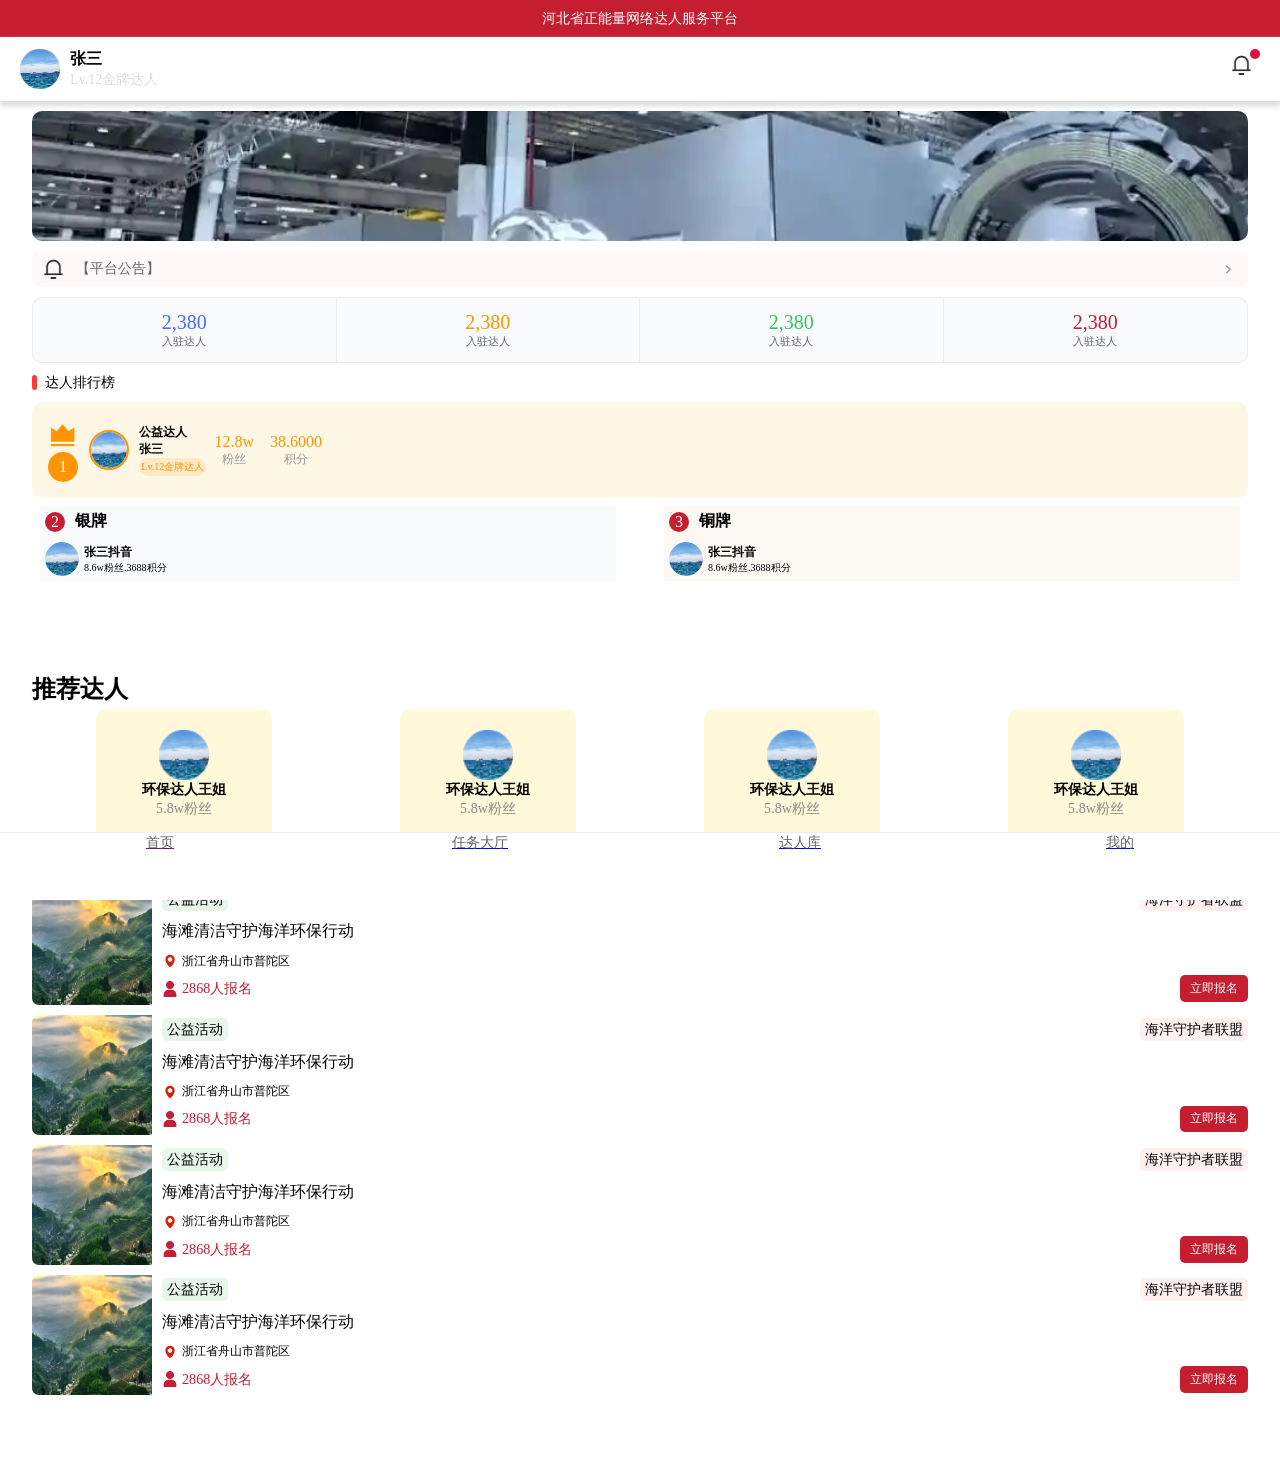
<file: 网络达人_/index.html>
<!DOCTYPE html>
<html>
	<head>
		<meta charset="utf-8" />
		<meta name="viewport"
			content="width=device-width,initial-scale=1,minimum-scale=1,maximum-scale=1,user-scalable=no" />
		<title>河北省正能量网络达人服务平台</title>
		<link rel="stylesheet" href="./css/common.css" />
		<link rel="stylesheet" href="https://at.alicdn.com/t/c/font_5218003_ptjekvebj7n.css" />
		<link rel="stylesheet" href="./css/index.css" />
	</head>
	<body>
		<nav class="nav">河北省正能量网络达人服务平台</nav>
		<div class="userStatus">
			<figure class="user">
				<img src="./img/avatar.png" alt="" />
				<figcaption>
					<strong>张三</strong>
					<span>Lv.12金牌达人</span>
				</figcaption>
			</figure>
			<div class="msg">
				<img src="./img/msg.png" alt="" />
				<span></span>
			</div>
		</div>
		<div class="banner">
			<img src="./img/banner.png" alt="" />
		</div>
		<div class="notice">
			<figure>
				<img src="./img/msg.png" alt="" />
				<figcaption>【平台公告】</figcaption>
			</figure>
			<img src="./img/more.png" alt="" />
		</div>
		<div class="statistics">
			<dl>
				<dt>2,380</dt>
				<dd>入驻达人</dd>
			</dl>
			<dl>
				<dt>2,380</dt>
				<dd>入驻达人</dd>
			</dl>
			<dl>
				<dt>2,380</dt>
				<dd>入驻达人</dd>
			</dl>
			<dl>
				<dt>2,380</dt>
				<dd>入驻达人</dd>
			</dl>
		</div>
		<div class="expertRanking">
			<h2><span></span>达人排行榜</h2>
			<section class="first">
				<figure class="icon">
					<img src="./img/icon01.png" alt="" />
					<figcaption>1</figcaption>
				</figure>
				<figure class="rankingUser">
					<img src="./img/avatar.png" alt="" />
					<figcaption>
						<strong>公益达人</strong>
						<strong>张三</strong>
						<span>Lv.12金牌达人</span>
					</figcaption>
				</figure>
				<div class="fansPoints">
					<dl>
						<dt>12.8w</dt>
						<dd>粉丝</dd>
					</dl>
					<dl>
						<dt>38.6000</dt>
						<dd>积分</dd>
					</dl>
				</div>
			</section>
			<div class="twoColumn">
				<section class="columnMain">
					<header>
						<span>2</span>
						<strong>银牌</strong>
					</header>
					<figure>
						<img src="./img/avatar.png" alt="" />
						<figcaption>
							<h3>张三抖音</h3>
							<p><span>8.6w粉丝</span>.<span>3688积分</span></p>
						</figcaption>
					</figure>
				</section>
				<section class="columnMain">
					<header>
						<span>3</span>
						<strong>铜牌</strong>
					</header>
					<figure>
						<img src="./img/avatar.png" alt="" />
						<figcaption>
							<h3>张三抖音</h3>
							<p><span>8.6w粉丝</span>.<span>3688积分</span></p>
						</figcaption>
					</figure>
				</section>
			</div>
		</div>
		<div class="recommand">
			<h2><span></span>推荐达人</h2>
			<section class="recommandExperts">
				<figure>
					<img src="./img/avatar.png" alt="">
					<figcaption>
						<h3>环保达人王姐</h3>
						<p>5.8w粉丝</p>
					</figcaption>
				</figure>
				<figure>
					<img src="./img/avatar.png" alt="">
					<figcaption>
						<h3>环保达人王姐</h3>
						<p>5.8w粉丝</p>
					</figcaption>
				</figure>
				<figure>
					<img src="./img/avatar.png" alt="">
					<figcaption>
						<h3>环保达人王姐</h3>
						<p>5.8w粉丝</p>
					</figcaption>
				</figure>
				<figure>
					<img src="./img/avatar.png" alt="">
					<figcaption>
						<h3>环保达人王姐</h3>
						<p>5.8w粉丝</p>
					</figcaption>
				</figure>
			</section>
		</div>
		<div class="selectedTasks">
			<h2><span></span>精选任务</h2>
			<figure>
				<img src="./img/011.jpg"" />
				<figcaption>
					<dl class=" tags">
				<dt>公益活动</dt>
				<dd>海洋守护者联盟</dd>
				</dl>
				<p class="title">海滩清洁守护海洋环保行动</p>
				<address>浙江省舟山市普陀区</address>
				<section class="operation">
					<p>2868人报名</p>
					<a href="">立即报名</a>
				</section>
				</figcaption>
			</figure>
			<figure>
				<img src="./img/011.jpg"" />
				<figcaption>
					<dl class=" tags">
				<dt>公益活动</dt>
				<dd>海洋守护者联盟</dd>
				</dl>
				<p class="title">海滩清洁守护海洋环保行动</p>
				<address>浙江省舟山市普陀区</address>
				<section class="operation">
					<p>2868人报名</p>
					<a href="">立即报名</a>
				</section>
				</figcaption>
			</figure>
			<figure>
				<img src="./img/011.jpg"" />
				<figcaption>
					<dl class=" tags">
				<dt>公益活动</dt>
				<dd>海洋守护者联盟</dd>
				</dl>
				<p class="title">海滩清洁守护海洋环保行动</p>
				<address>浙江省舟山市普陀区</address>
				<section class="operation">
					<p>2868人报名</p>
					<a href="">立即报名</a>
				</section>
				</figcaption>
			</figure>
			<figure>
				<img src="./img/011.jpg"" />
				<figcaption>
					<dl class=" tags">
				<dt>公益活动</dt>
				<dd>海洋守护者联盟</dd>
				</dl>
				<p class="title">海滩清洁守护海洋环保行动</p>
				<address>浙江省舟山市普陀区</address>
				<section class="operation">
					<p>2868人报名</p>
					<a href="">立即报名</a>
				</section>
				</figcaption>
			</figure>
		</div>

		<footer class="tabbar">
			<figure>
				<a href="">
					<span class="iconfont icon-shouye"></span>
					<figcaption>首页</figcaption>
				</a>
			</figure>
			<figure>
				<a href="./task.html">
					<span class="iconfont icon-darenku1"></span>
					<figcaption>任务大厅</figcaption>
				</a>
			</figure>
			<figure>
				<a href="./expert.html">
					<span class="iconfont icon-darenku"></span>
					<figcaption>达人库</figcaption>
				</a>
			</figure>
			<figure>
				<a href="./mine.html">
					<span class="iconfont icon-hezuohuoban"></span>
					<figcaption>我的</figcaption>
				</a>
			</figure>
		</footer>
	</body>
</html>
</file>
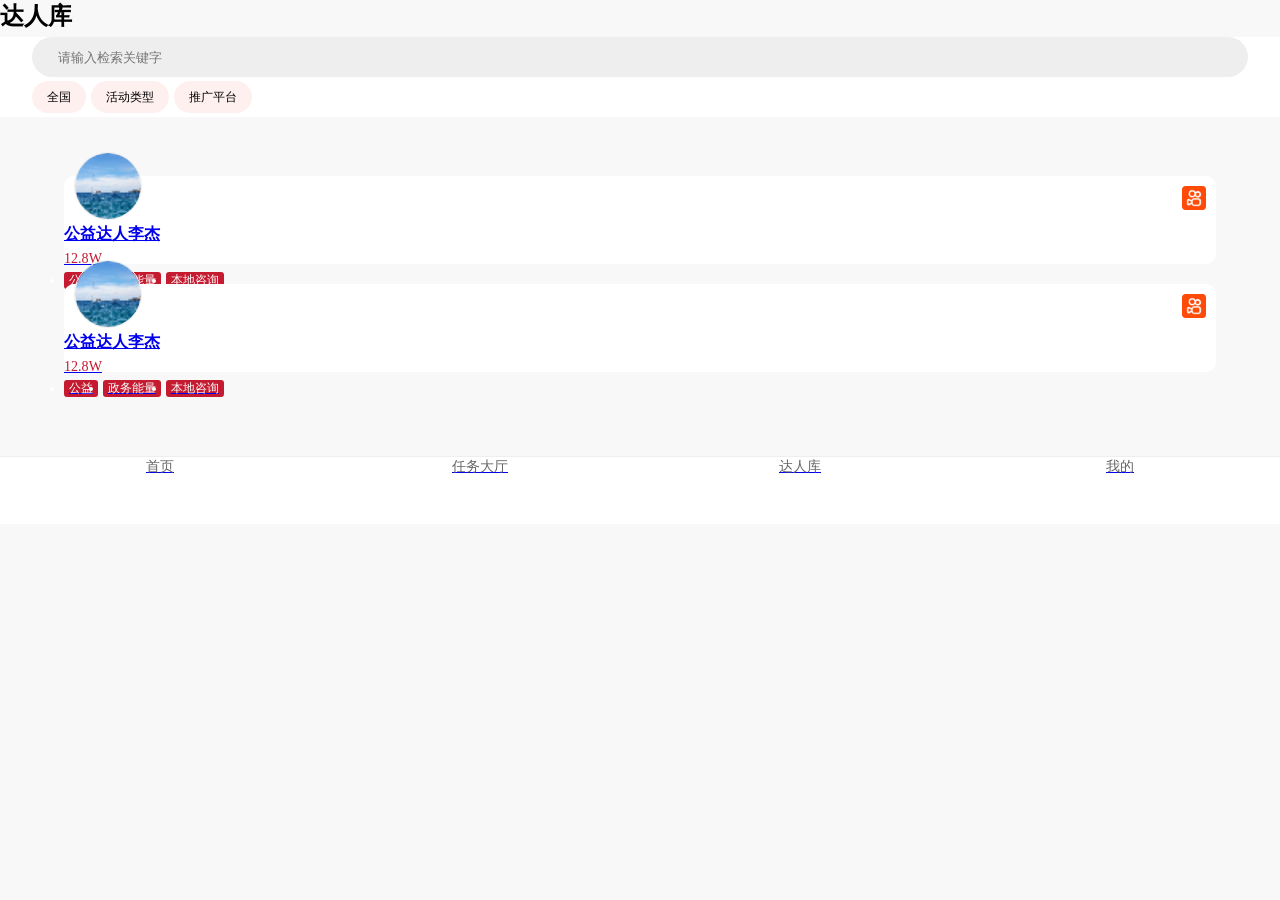
<file: 网络达人_/expert.html>
<!DOCTYPE html>
<html>
	<head>
		<meta charset="utf-8">
		<meta name="viewport"
			content="width=device-width,initial-scale=1,minimum-scale=1,maximum-scale=1,user-scalable=no" />
		<title>达人库</title>
		<link rel="stylesheet" href="./css/common.css" />
		<link rel="stylesheet" href="https://at.alicdn.com/t/c/font_5218003_ptjekvebj7n.css" />
		<link rel="stylesheet" href="./css/expert.css" />
	</head>
	<body>
		<nav class="nav">
			<h2>达人库</h2>
		</nav>

		<div class="header">
			<div class="search">
				<span class="iconfont icon-sousuo"></span>
				<input type="text" placeholder="请输入检索关键字" />
			</div>
			<div class="filter">
				<div class="filter-item">
					<span class="iconfont icon-suozaidi"></span>
					<strong>全国</strong>
					<span class="iconfont icon-xiala-"></span>
				</div>
				<div class="filter-item">
					<span class="iconfont icon-suozaidi"></span>
					<strong>活动类型</strong>
					<span class="iconfont icon-xiala-"></span>
				</div>
				<div class="filter-item">
					<span class="iconfont icon-suozaidi"></span>
					<strong>推广平台</strong>
					<span class="iconfont icon-xiala-"></span>
				</div>
			</div>
		</div>

		<div class="expert">
			<figure class="expert-item"><a href="./expertDetail.html">
					<img src="./img/avatar.png" class="picture" />
					<img src="./img/k.png" class="type" />
					<figcaption>
						<h3>公益达人李杰</h3>
						<p><span class="iconfont icon-darenku"></span>12.8W</p>
						<ul>
							<li>公益</li>
							<li>政务能量</li>
							<li>本地咨询</li>
						</ul>
					</figcaption>
				</a>
			</figure>
			<figure class="expert-item"><a href="./expertDetail.html">
					<img src="./img/avatar.png" class="picture" />
					<img src="./img/k.png" class="type" />
					<figcaption>
						<h3>公益达人李杰</h3>
						<p><span class="iconfont icon-darenku"></span>12.8W</p>
						<ul>
							<li>公益</li>
							<li>政务能量</li>
							<li>本地咨询</li>
						</ul>
					</figcaption>
				</a>
			</figure>
		</div>

		<footer class="tabbar">
			<figure>
				<a href="./index.html">
					<span class="iconfont icon-shouye"></span>
					<figcaption>首页</figcaption>
				</a>
			</figure>
			<figure>
				<a href="./task.html">
					<span class="iconfont icon-darenku1"></span>
					<figcaption>任务大厅</figcaption>
				</a>
			</figure>
			<figure>
				<a href="./expert.html">
					<span class="iconfont icon-darenku"></span>
					<figcaption>达人库</figcaption>
				</a>
			</figure>
			<figure>
				<a href="./mine.html">
					<span class="iconfont icon-hezuohuoban"></span>
					<figcaption>我的</figcaption>
				</a>
			</figure>
		</footer>
	</body>
</html>
</file>
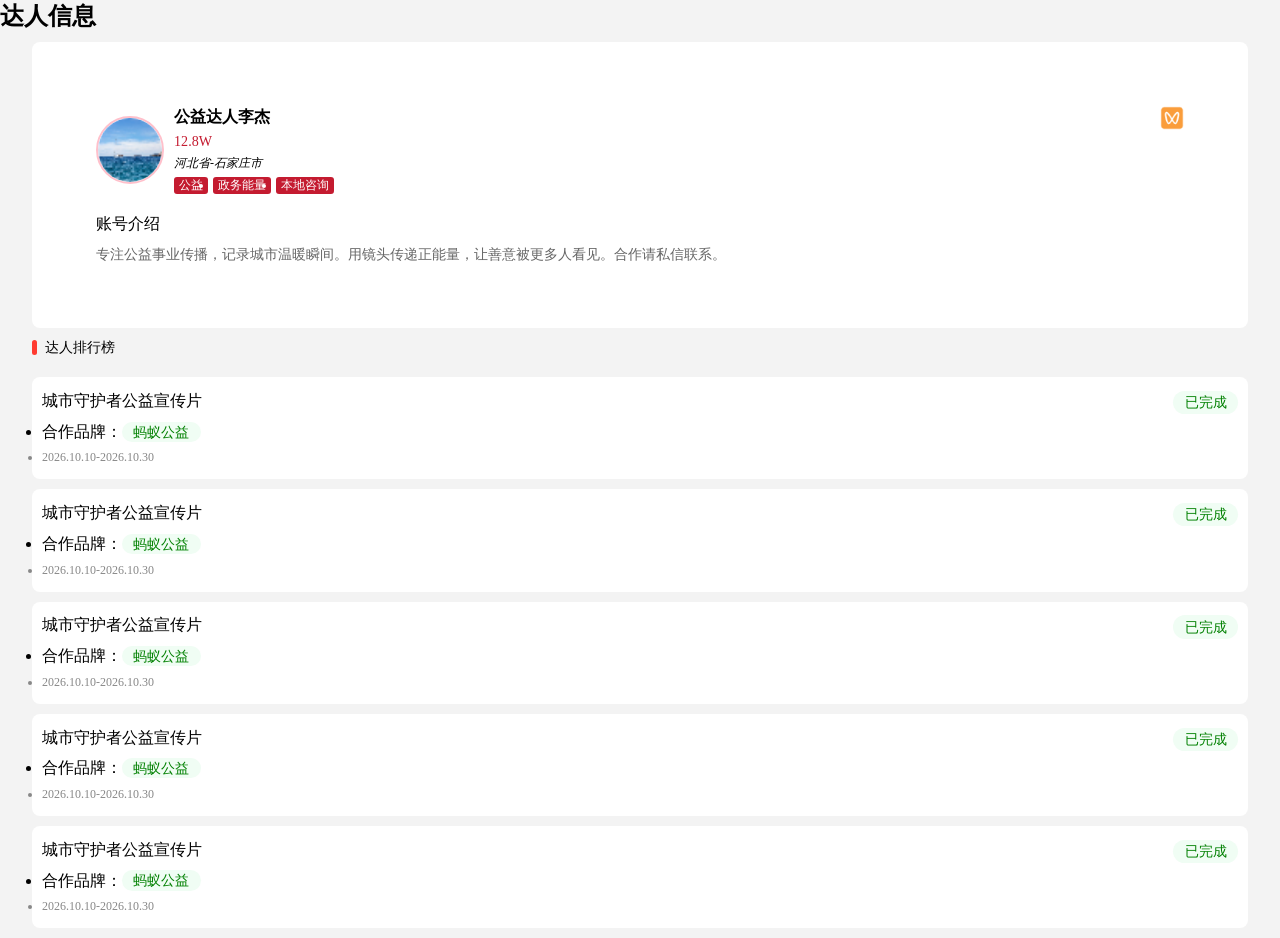
<file: 网络达人_/expertDetail.html>
<!DOCTYPE html>
<html>
	<head>
		<meta charset="utf-8">
		<meta name="viewport"
			content="width=device-width,initial-scale=1,minimum-scale=1,maximum-scale=1,user-scalable=no" />
		<title>达人详情</title>
		<link rel="stylesheet" href="./css/common.css" />
		<link rel="stylesheet" href="https://at.alicdn.com/t/c/font_5218003_ptjekvebj7n.css" />
		<link rel="stylesheet" href="./css/expertDetail.css" />
	</head>
	<body>
		<nav class="nav">
			<a href="./expert.html" class="iconfont icon-fanhui"></a>
			<h2>达人信息</h2>
		</nav>

		<div class="expert">
			<figure class="expert-item">
				<img src="./img/avatar.png" class="picture" />
				<img src="./img/s.png" class="type" />
				<figcaption>
					<h3>公益达人李杰</h3>
					<p><span class="iconfont icon-darenku"></span>12.8W</p>
					<address class="iconfont icon-suozaidi address">河北省-石家庄市</address>
					<ul>
						<li>公益</li>
						<li>政务能量</li>
						<li>本地咨询</li>
					</ul>
				</figcaption>
			</figure>

			<dl>
				<dt>账号介绍</dt>
				<dd>专注公益事业传播，记录城市温暖瞬间。用镜头传递正能量，让善意被更多人看见。合作请私信联系。</dd>
			</dl>
		</div>

		<div class="exampleTitle">
			<h2><span></span>达人排行榜</h2>
			<a href="" class="iconfont icon-tianjia"></a>
		</div>
		<ul class="examples">
			<li>城市守护者公益宣传片<span>已完成</span></li>
			<li>合作品牌：<span>蚂蚁公益</span></li>
			<li class="iconfont icon-daiban"><time>2026.10.10-2026.10.30</time></li>
		</ul>
		<ul class="examples">
			<li>城市守护者公益宣传片<span>已完成</span></li>
			<li>合作品牌：<span>蚂蚁公益</span></li>
			<li class="iconfont icon-daiban"><time>2026.10.10-2026.10.30</time></li>
		</ul>
		<ul class="examples">
			<li>城市守护者公益宣传片<span>已完成</span></li>
			<li>合作品牌：<span>蚂蚁公益</span></li>
			<li class="iconfont icon-daiban"><time>2026.10.10-2026.10.30</time></li>
		</ul>
		<ul class="examples">
			<li>城市守护者公益宣传片<span>已完成</span></li>
			<li>合作品牌：<span>蚂蚁公益</span></li>
			<li class="iconfont icon-daiban"><time>2026.10.10-2026.10.30</time></li>
		</ul>
		<ul class="examples">
			<li>城市守护者公益宣传片<span>已完成</span></li>
			<li>合作品牌：<span>蚂蚁公益</span></li>
			<li class="iconfont icon-daiban"><time>2026.10.10-2026.10.30</time></li>
		</ul>
	</body>
</html>
</file>
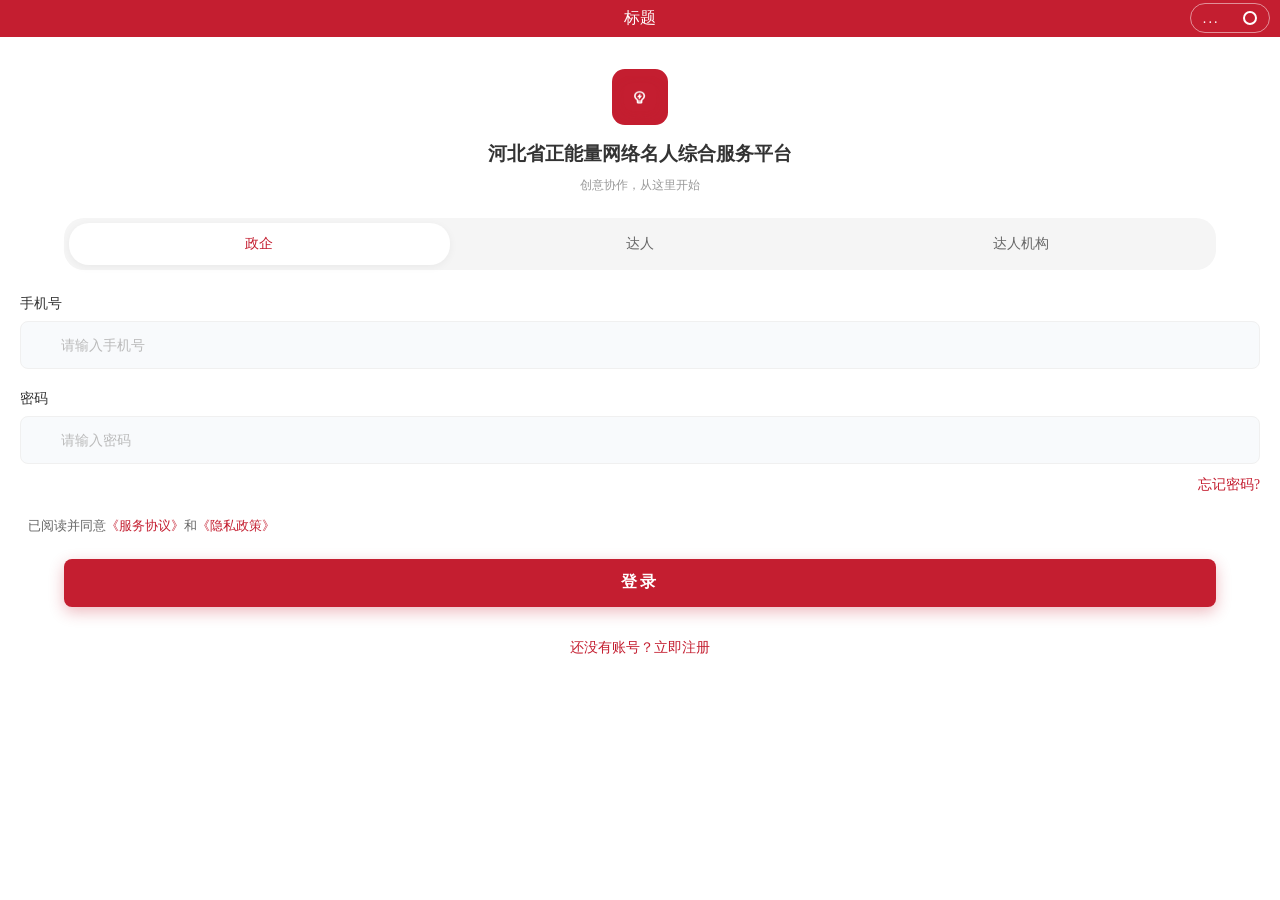
<file: 网络达人_/login.html>
<!DOCTYPE html>
<html>
	<head>
		<meta charset="utf-8">
		<meta name="viewport" content="width=device-width,initial-scale=1,minimum-scale=1,maximum-scale=1,user-scalable=no">
		<title>登录</title>
		<link rel="stylesheet" href="./css/common.css" />
		<link rel="stylesheet" href="https://at.alicdn.com/t/c/font_5218003_ptjekvebj7n.css" />
		<link rel="stylesheet" href="./css/login.css" />
	</head>
	<body>
		<!-- 顶部导航 -->
		<nav class="nav">
			<h2>标题</h2>
			<div class="capsule">
				<span class="dot">...</span>
				<span class="circle"></span>
			</div>
		</nav>

		<!-- Logo -->
		<figure class="logo">
			<img src="./img/logo.png" alt="logo" class="logo-img" />
			<figcaption>
				<h2>河北省正能量网络名人综合服务平台</h2>
				<span>创意协作，从这里开始</span>
			</figcaption>
		</figure>

		<!-- Tab切换栏 -->
		<ul class="tabBar">
			<li class="iconfont icon-gongsi1 active">政企</li>
			<li class="iconfont icon-daren">达人</li>
			<li class="iconfont icon-darenquan">达人机构</li>
		</ul>

		<!-- 登录表单 -->
		<form class="loginForm">
			<section class="formItem">
				<label for="phoneNumber">手机号</label>
				<input type="tel" name="phoneNumber" id="phoneNumber" placeholder="请输入手机号" />
				<span class="iconfont icon-shouji"></span>
			</section>
			<section class="formItem">
				<label for="pwd">密码</label>
				<input type="password" name="pwd" id="pwd" placeholder="请输入密码" />
				<span class="iconfont icon-mima2"></span>
				<strong class="iconfont icon-yanjing-guan"></strong>
			</section>
		</form>

		<a href="#" class="forgetPwd">忘记密码?</a>

		<div class="servicePrivacy">
			<span class="iconfont icon-chenggong active"></span>
			<p>已阅读并同意<a href="#">《服务协议》</a>和<a href="#">《隐私政策》</a></p>
		</div>

		<button class="loginBtn">登录</button>
		<a href="#" class="reg">还没有账号？立即注册</a>

		<script src="./js/login.js"></script>
		<script>
			window.onload = function() {
				let btn = document.getElementsByClassName("loginBtn")[0];
				btn.onclick = function() {
					location.href = "index.html"
				}
			}
		</script>
	</body>
</html>
</file>
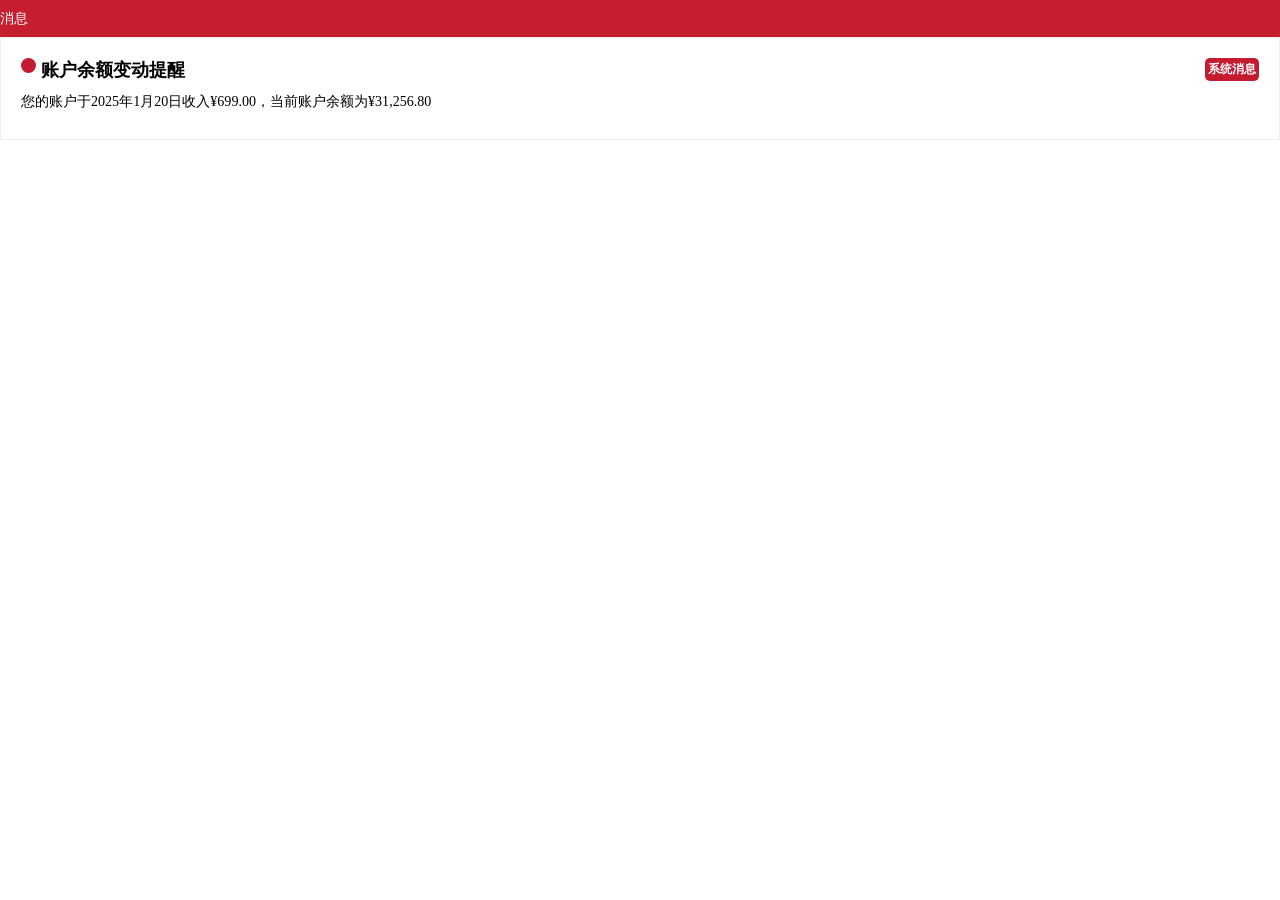
<file: 网络达人_/message.html>
<!DOCTYPE html>
<html>
	<head>
		<meta charset="utf-8">
		<meta name="viewport"
			content="width=device-width,initial-scale=1,minimum-scale=1,maximum-scale=1,userscalable=no">
		<title></title>
		<link rel=" stylesheet" href="./css/common.css" />
		<link rel="stylesheet" href="https://at.alicdn.com/t/c/font_5218003_ptjekvebj7n.css" />
		<link rel="stylesheet" href="./css/message.css" />
	</head>
	<body>
		<nav class="nav">消息</nav>
		<dl class="message">
			<dt>
				<span></span>
				<h2>账户余额变动提醒</h2>
				<strong>系统消息</strong>
			</dt>
			<dd>您的账户于2025年1月20日收入¥699.00，当前账户余额为¥31,256.80</dd>
		</dl>

	</body>
</html>
</file>
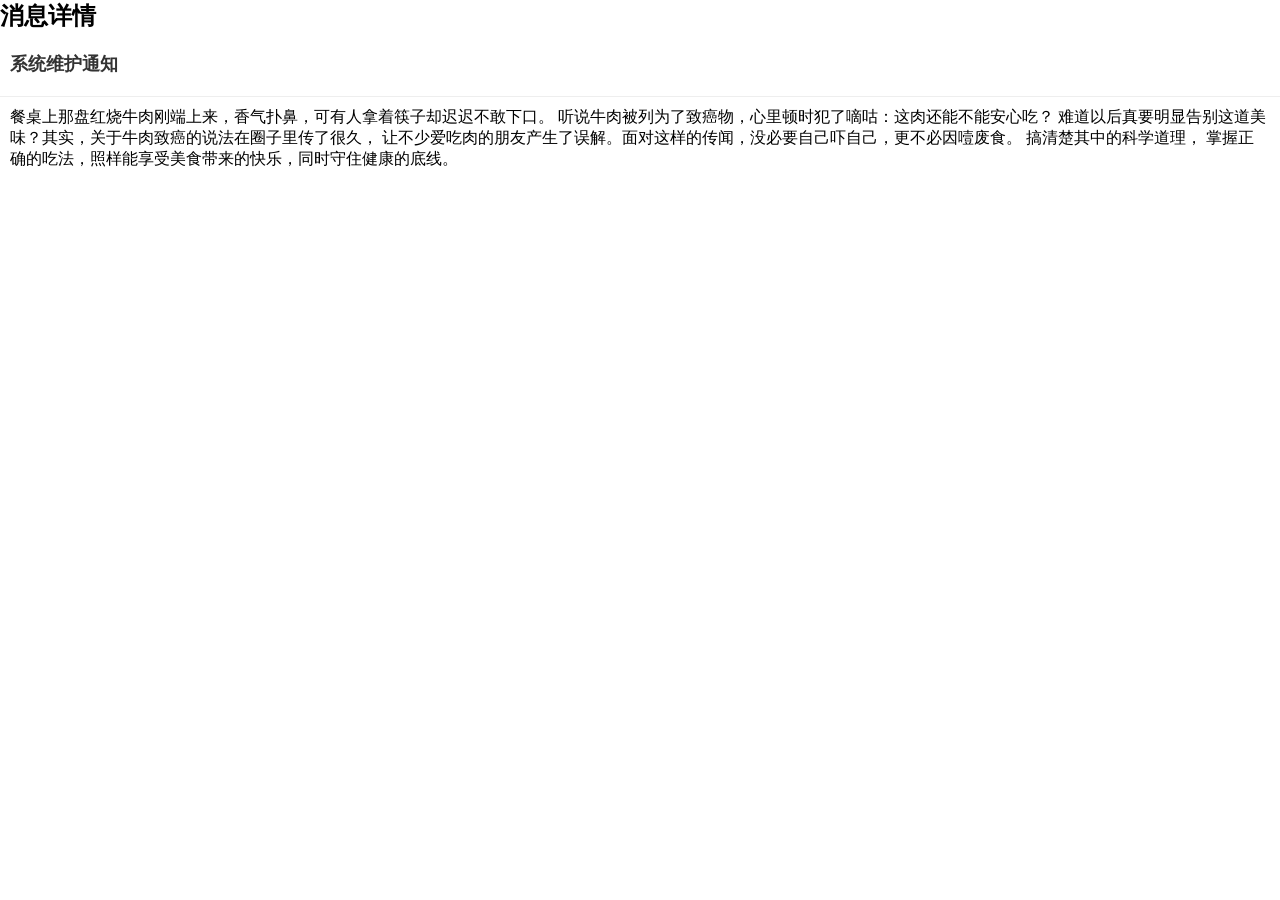
<file: 网络达人_/messageDetail.html>
<!DOCTYPE html>
<html>
	<head>
		<meta charset="utf-8">
		<meta name="viewport"
			content="width=device-width,initial-scale=1,minimum-scale=1,maximum-scale=1,userscalable=no">
		<title></title>
		<link rel="stylesheet" href="./css/common.css" />
		<link rel="stylesheet" href="https://at.alicdn.com/t/c/font_5218003_ptjekvebj7n.css" />
		<link rel="stylesheet" href="./css/messageDetail.css" />
	</head>
	<body>
		<nav class="nav">
			<a href="./message.html" class="iconfont icon-fanhui"></a>
			<h2>消息详情</h2>
		</nav>
		<div class="msgDetail">
			<h2 class="title">系统维护通知</h2>
			<div class="detail">
				餐桌上那盘红烧牛肉刚端上来，香气扑鼻，可有人拿着筷子却迟迟不敢下口。
				听说牛肉被列为了致癌物，心里顿时犯了嘀咕：这肉还能不能安心吃？
				难道以后真要明显告别这道美味？其实，关于牛肉致癌的说法在圈子里传了很久，
				让不少爱吃肉的朋友产生了误解。面对这样的传闻，没必要自己吓自己，更不必因噎废食。
				搞清楚其中的科学道理，
				掌握正确的吃法，照样能享受美食带来的快乐，同时守住健康的底线。

			</div>
		</div>
	</body>
</html>
</file>
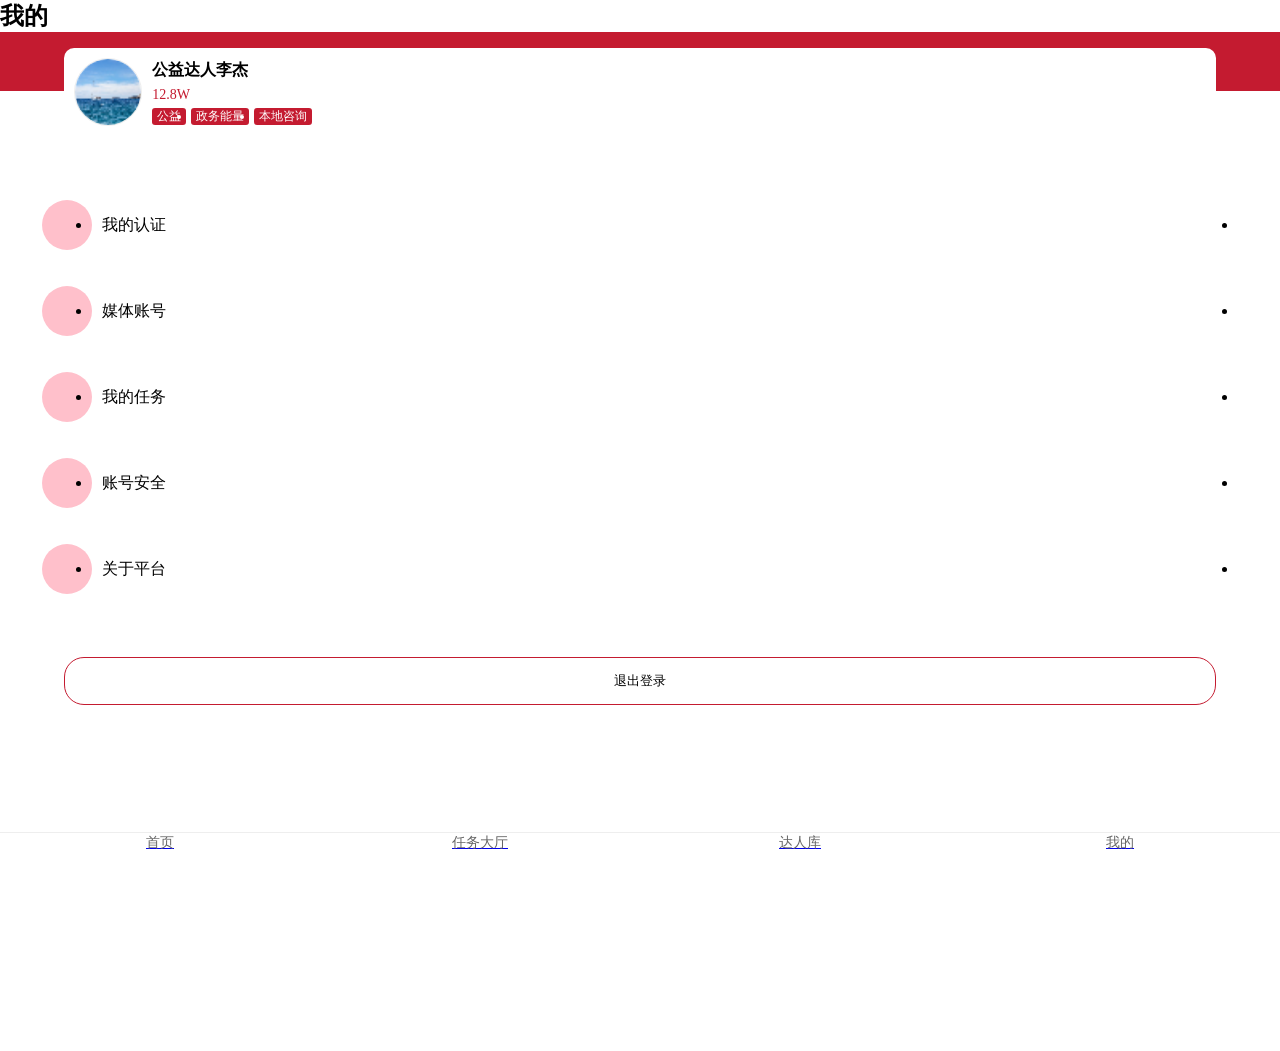
<file: 网络达人_/mine.html>
<!DOCTYPE html>
<html>
	<head>
		<meta charset="utf-8">
		<meta name="viewport"
			content="width=device-width,initial-scale=1,minimum-scale=1,maximum-scale=1,user-scalable=no" />
		<title>我的</title>
		<link rel="stylesheet" href="https://at.alicdn.com/t/c/font_5218003_ptjekvebj7n.css" />
		<link rel="stylesheet" href="./css/common.css" />
		<link rel="stylesheet" href="./css/mine.css" />
	</head>
	<body>
		<nav class="nav">
			<h2>我的</h2>
		</nav>

		<header class="mine-header">
			<div class="top"></div>
			<figure class="expert-item">
				<img src="./img/avatar.png" class="picture" />
				<span class="iconfont icon-erweima type"></span>
				<figcaption>
					<h3>公益达人李杰</h3>
					<p><span class="iconfont icon-darenku"></span>12.8W</p>
					<ul>
						<li>公益</li>
						<li>政务能量</li>
						<li>本地咨询</li>
					</ul>
				</figcaption>
			</figure>
		</header>

		<div class="mine">
			<ul>
				<li class="iconfont icon-gongsi1"></li>
				<li>我的认证</li>
				<li class="iconfont icon-gengduo"></li>
			</ul>
			<ul>
				<li class="iconfont icon-shipin"></li>
				<li>媒体账号</li>
				<li class="iconfont icon-gengduo"></li>
			</ul>
			<ul>
				<li class="iconfont icon-gongsi1"></li>
				<li>我的任务</li>
				<li class="iconfont icon-gengduo"></li>
			</ul>
			<ul>
				<li class="iconfont icon-mima1"></li>
				<li>账号安全</li>
				<li class="iconfont icon-gengduo"></li>
			</ul>
			<ul>
				<li class="iconfont icon-gongsi1"></li>
				<li>关于平台</li>
				<li class="iconfont icon-gengduo"></li>
			</ul>

			<button class="loginOut">退出登录</button>
		</div>

		<footer class="tabbar">
			<figure>
				<a href="./index.html">
					<span class="iconfont icon-shouye"></span>
					<figcaption>首页</figcaption>
				</a>
			</figure>
			<figure>
				<a href="./task.html">
					<span class="iconfont icon-darenku1"></span>
					<figcaption>任务大厅</figcaption>
				</a>
			</figure>
			<figure>
				<a href="./expert.html">
					<span class="iconfont icon-darenku"></span>
					<figcaption>达人库</figcaption>
				</a>
			</figure>
			<figure>
				<a href="./mine.html">
					<span class="iconfont icon-hezuohuoban"></span>
					<figcaption>我的</figcaption>
				</a>
			</figure>
		</footer>
		<div class="mask">
			<main>
				<img src="./img/qCode.png" alt="" />
			</main>
		</div>

	</body>
</html>
<script>
	window.onload = function() {
		let icon = document.getElementsByClassName("type")[0];
		let mask = document.getElementsByClassName("type")[0];
		console.log(icon)
		icon.onclick = function() {
			mask.style.display = "block"
		}
		mask.onclick = function() {
			msk.style.display = "none"
		}
		let btn = document.getElementsByClassName("loginOut")[0];
		btn.onclick = function() {
			location.href = "login.html"
		}
	}
</script>
</file>
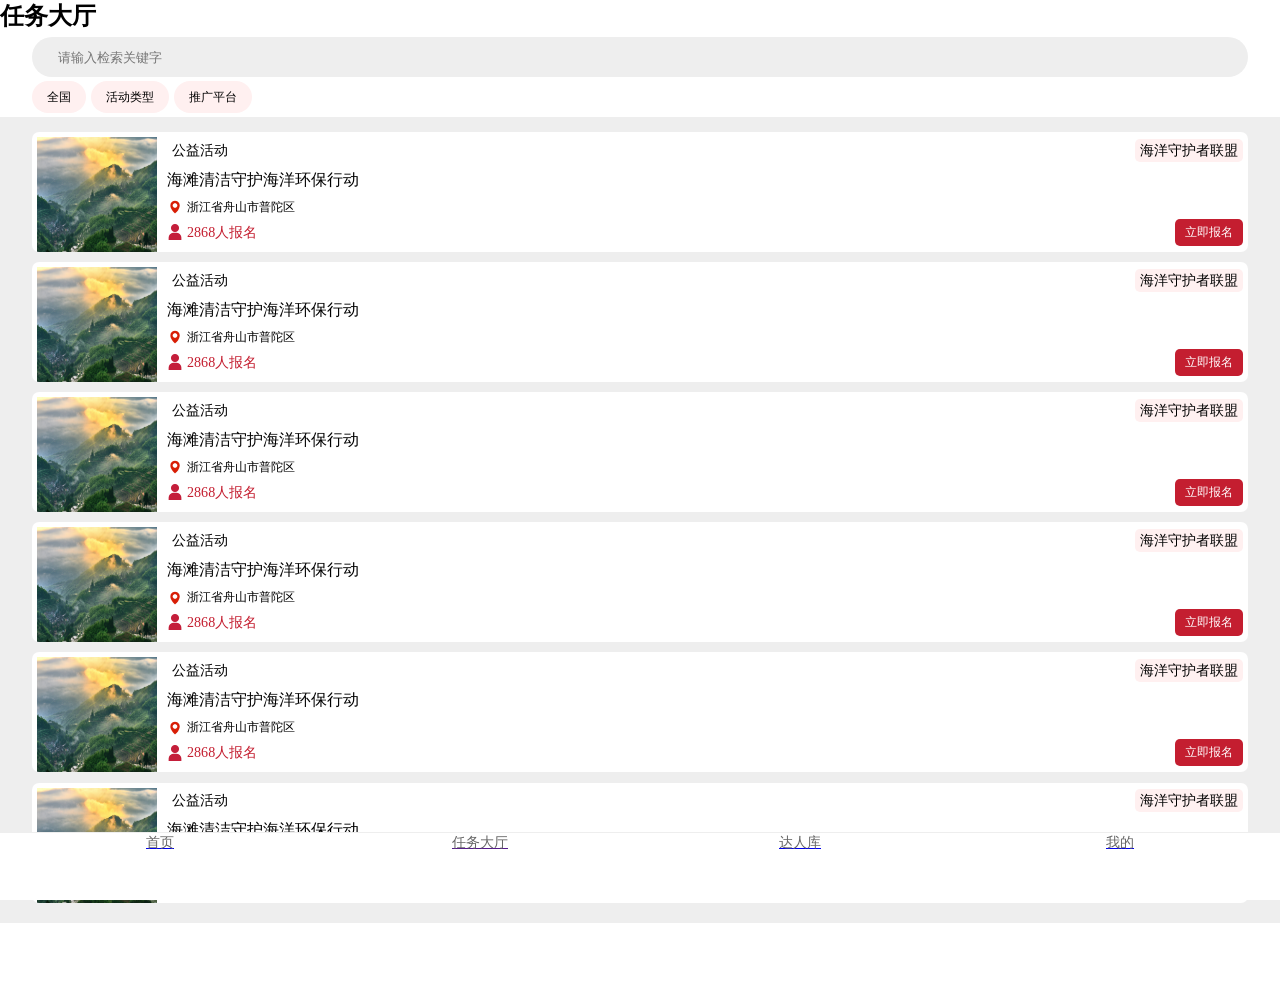
<file: 网络达人_/task.html>
<!DOCTYPE html>
<html>
	<head>
		<meta charset="utf-8">
		<meta name="viewport"
			content="width=device-width,initial-scale=1,minimum-scale=1,maximum-scale=1,user-scalable=no" />
		<link rel="stylesheet" href="./css/common.css" />
		<link rel="stylesheet" href="https://at.alicdn.com/t/c/font_5218003_ptjekvebj7n.css" />
		<link rel="stylesheet" href="./css/task.css" />
		<title></title>
	</head>
	<body>
		<nav class="nav">
			<h2>任务大厅</h2>
		</nav>
		<div class="header">
			<div class="search">
				<span class="iconfont icon-sousuo"></span>
				<input type="text" placeholder="请输入检索关键字" />
			</div>
			<div class="filter">
				<div class="filter-item">
					<span class="iconfont icon-suozaidi"></span>
					<strong>全国</strong>
					<span class="iconfont icon-xiala-"></span>
				</div>
				<div class="filter-item">
					<span class="iconfont icon-suozaidi"></span>
					<strong>活动类型</strong>
					<span class="iconfont icon-xiala-"></span>
				</div>
				<div class="filter-item">
					<span class="iconfont icon-suozaidi"></span>
					<strong>推广平台</strong>
					<span class="iconfont icon-xiala-"></span>
				</div>
			</div>
		</div>

		<div class="selectedTasks">
			<figure>
				<img src="./img/011.jpg" alt="" />
				<figcaption>
					<dl class="tags">
						<dt>公益活动</dt>
						<dd>海洋守护者联盟</dd>
					</dl>
					<p class="title">海滩清洁守护海洋环保行动</p>
					<address>浙江省舟山市普陀区</address>
					<section class="operation">
						<p>2868人报名</p>
						<a href="">立即报名</a>
					</section>
				</figcaption>
			</figure>
			<figure>
				<img src="./img/011.jpg" alt="" />
				<figcaption>
					<dl class="tags">
						<dt>公益活动</dt>
						<dd>海洋守护者联盟</dd>
					</dl>
					<p class="title">海滩清洁守护海洋环保行动</p>
					<address>浙江省舟山市普陀区</address>
					<section class="operation">
						<p>2868人报名</p>
						<a href="">立即报名</a>
					</section>
				</figcaption>
			</figure>
			<figure>
				<img src="./img/011.jpg" alt="" />
				<figcaption>
					<dl class="tags">
						<dt>公益活动</dt>
						<dd>海洋守护者联盟</dd>
					</dl>
					<p class="title">海滩清洁守护海洋环保行动</p>
					<address>浙江省舟山市普陀区</address>
					<section class="operation">
						<p>2868人报名</p>
						<a href="">立即报名</a>
					</section>
				</figcaption>
			</figure>
			<figure>
				<img src="./img/011.jpg" alt="" />
				<figcaption>
					<dl class="tags">
						<dt>公益活动</dt>
						<dd>海洋守护者联盟</dd>
					</dl>
					<p class="title">海滩清洁守护海洋环保行动</p>
					<address>浙江省舟山市普陀区</address>
					<section class="operation">
						<p>2868人报名</p>
						<a href="">立即报名</a>
					</section>
				</figcaption>
			</figure>
			<figure>
				<img src="./img/011.jpg" alt="" />
				<figcaption>
					<dl class="tags">
						<dt>公益活动</dt>
						<dd>海洋守护者联盟</dd>
					</dl>
					<p class="title">海滩清洁守护海洋环保行动</p>
					<address>浙江省舟山市普陀区</address>
					<section class="operation">
						<p>2868人报名</p>
						<a href="">立即报名</a>
					</section>
				</figcaption>
			</figure>
			<figure>
				<img src="./img/011.jpg" alt="" />
				<figcaption>
					<dl class="tags">
						<dt>公益活动</dt>
						<dd>海洋守护者联盟</dd>
					</dl>
					<p class="title">海滩清洁守护海洋环保行动</p>
					<address>浙江省舟山市普陀区</address>
					<section class="operation">
						<p>2868人报名</p>
						<a href="">立即报名</a>
					</section>
				</figcaption>
			</figure>
		</div>

		<footer class="tabbar">
			<figure><a href="./index.html">
					<span class="iconfont icon-shouye"></span>
					<figcaption>首页</figcaption>
				</a>
			</figure>
			<figure><a href="">
					<span class="iconfont icon-darenku1"></span>
					<figcaption>任务大厅</figcaption>
				</a>
			</figure>
			<figure><a href="expert.html">
					<span class="iconfont icon-darenku"></span>
					<figcaption>达人库</figcaption>
				</a>
			</figure>
			<figure><a href="./mine.html">
					<span class="iconfont icon-hezuohuoban"></span>
					<figcaption>我的</figcaption>
				</a>
			</figure>
		</footer>
	</body>
</html>
</file>
<file: 网络达人_/css/common.css>
* {
    margin: 0;
    padding: 0;
    box-sizing: border-box;
}


.tabbar {
	width: 100%;
	height: 4.25rem;
	display: flex;
	border-top: 1px solid #eee;
	position: sticky;
	bottom: 0;
	left: 0;
	z-index: 10;
	background: #fff;
}

.tabbar figure {
	width: 25%;
	height: inherit;
}

.tabbar figure a {
	display: flex;
	flex-direction: column;
	justify-content: center;
	align-items: center;
}

.tabbar figcaption {
	font-size: 0.88rem;
	color: #666;
}

.tabbar .iconfont {
	font-size: 1.75rem;
	color: #666;
}
</file>
<file: 网络达人_/css/index.css>
* {
	padding: 0;
	margin: 0;
}

.nav {
	width: 100%;
	height: 2.31rem;
	background: #c41e30;
	display: flex;
	color: #fff;
	justify-content: center;
	align-items: center;
	font-size: 0.88rem;
}

.userStatus {
	width: 100%;
	height: 4rem;
	padding: 0 1.25rem;
	box-sizing: border-box;
	background: #fff;
	box-shadow: 1px 4px 5px 1px #ddd;
	display: flex;
	justify-content: space-between;
	align-items: center;
}

.user {
	display: flex;
}

.user img {
	width: 2.5rem;
	height: 2.5rem;
	margin-right: 0.63rem;
}

.user figcaption {
	display: flex;
	flex-direction: column;
}

.user span {
	color: #ddd;
	font-size: 0.88rem;
}

.msg {
	width: 1.88rem;
	height: 1.88rem;
	position: relative;
}

.msg span {
	display: flex;
	width: 10px;
	height: 10px;
	border-radius: 50%;
	background: #e2093c;
	position: absolute;
	top: -5px;
	right: 0;
}

.banner {
	width: 100%;
	max-height: 9.38rem;
	padding: 10px 0;
	display: flex;
	justify-content: center;
}

.banner img {
	width: 95%;
	max-height: 9.38rem;
	object-fit: cover;
	border-radius: 0.63rem;
}

.notice {
	width: 95%;
	height: 2.25rem;
	margin: 0 auto;
	background: #fff8f7;
	border-radius: 0.5rem;
	display: flex;
	justify-content: space-between;
	align-items: center;
	padding: 0 0.625rem;
	box-sizing: border-box;
}

.notice figure {
	display: flex;
	justify-content: space-between;
	align-items: center;
	color: #666;
	font-size: 0.875rem;
}

.notice figure img {
	margin-right: 0.625rem;
}

.statistics {
	width: 95%;
	height: 4.125rem;
	margin: 0.625rem auto;
	border-radius: 0.625rem;
	display: flex;
	background: #f8fafc;
	border: 1px solid #eee;
}

.statistics dl {
	width: 25%;
	border-right: 1px solid #eee;
	display: flex;
	flex-direction: column;
	justify-content: center;
	align-items: center;
}

.statistics dl:last-child {
	border: none;
}

.statistics dl dt {
	font-size: 1.25rem;
}

.statistics dl:nth-child(1) dt {
	color: #4a6cf7;
}

.statistics dl:nth-child(2) dt {
	color: #ff9500;
}

.statistics dl:nth-child(3) dt {
	color: #34c759;
}

.statistics dl:nth-child(4) dt {
	color: #c41e30;
}

.statistics dl dd {
	font-size: 0.6875rem;
	color: #666;
}

.expertRanking {
	width: 95%;
	height: 18.75rem;
	margin: 0 auto;
}

.expertRanking h2 {
	font-size: 0.88rem;
	font-weight: 500;
	display: flex;
	align-items: center;
	margin-bottom: 0.63rem;
}

.expertRanking h2 span {
	display: inline-block;
	width: 0.31rem;
	height: 0.94rem;
	background: #ff3b30;
	border-radius: 1.25rem;
	margin: 0 0.5rem 0 0;
}

.expertRanking .first {
	width: 100%;
	height: 6rem;
	background-color: #fff7e6;
	margin: 0 auto;
	border-radius: 0.63rem;
	display: flex;
	align-items: center;
	padding: 0 1rem;
	box-sizing: border-box;
}

.expertRanking .first .icon {
	width: 1.94rem;
	height: 3.75rem;
}

.expertRanking .first .icon figcaption {
	width: 1.88rem;
	height: 1.88rem;
	border-radius: 50%;
	background-color: #ff9500;
	display: flex;
	justify-content: center;
	align-items: center;
	color: #fff;
}

.rankingUser {
	display: flex;
	align-items: center;
	margin-left: 0.63rem;
}

.rankingUser img {
	width: 2.5rem;
	height: 2.5rem;
	margin-right: 0.63rem;
	border: 2px solid #ff9500;
	border-radius: 50%;
}

.rankingUser figcaption {
	display: flex;
	flex-direction: column;
}

.rankingUser figcaption strong {
	font-size: 0.75rem;
}

.rankingUser figcaption span {
	color: #ff9500;
	font-size: 0.63rem;
	padding: 0.13rem 0.13rem;
	box-sizing: border-box;
	border-radius: 0.63rem;
	background: rgba(255, 149, 0, 0.15);
}

.expertRanking .fansPoints {
	display: flex;
}

.expertRanking .fansPoints dl {
	display: flex;
	flex-direction: column;
	align-items: center;
	justify-content: center;
	font-size: 1rem;
	padding: 0 0.5rem;
}

.expertRanking .fansPoints dl dt {
	color: #ff9500;
}

.expertRanking .fansPoints dl dd {
	color: #919b9b;
	font-size: 0.75rem;
}

.twoColumn {
	display: flex;
	justify-content: space-between;
	padding: 0.5rem;
	box-sizing: border-box;
}

.twoColumn .columnMain {
	width: 48%;
}

.twoColumn .columnMain:first-child {
	background: #f8fafc;
}

.twoColumn .columnMain:last-child {
	background: #fcf9f5;
}

.twoColumn header {
	display: flex;
	align-items: center;
	padding: 0.31rem;
	box-sizing: border-box;
}

.twoColumn header span {
	width: 1.25rem;
	height: 1.25rem;
	border-radius: 50%;
	background: #c41e30;
	color: #fff;
	display: flex;
	justify-content: center;
	align-items: center;
	margin-right: 0.63rem;
}

.twoColumn figure {
	display: flex;
	align-items: center;
}

.twoColumn figure img {
	width: 2.13rem;
	height: 2.13rem;
	border-radius: 50%;
	margin: 0.31rem;
}

.twoColumn figure figcaption {
	display: flex;
	flex-direction: column;
	justify-content: center;
	font-size: 0.63rem;
}

.twoColumn figure figcaption h3 {
	font-size: 0.75rem;
}

.recommand {
	width: 95%;
	margin: 0 auto;
}

.recommandExperts {
	display: flex;
	flex-flow: row wrap;
	justify-content: space-around;
}

.recommandExperts figure {
	width: 10.94rem;
	height: 8rem;
	border-radius: 0.5rem;
	margin: 5px 0;
	background: rgba(255, 204, 0, 0.15);
	display: flex;
	flex-direction: column;
	align-items: center;
	justify-content: center;
}

.recommandExperts figure img {
	width: 3.13rem;
	height: 3.13rem;
}

.recommandExperts figure figcaption {
	display: flex;
	flex-direction: column;
	justify-content: center;
	align-items: center;
	font-size: 0.75rem;
}

.recommandExperts figure figcaption p {
	color: #888;
	font-size: 0.88rem;
}

.selectedTasks {
	width: 95%;
	margin: 0 auto;
}

.selectedTasks figure {
	width: 100%;
	height: 7.5rem;
	display: flex;
	border-radius: 0.44rem;
	overflow: hidden;
	margin: 0.63rem 0;
}

.selectedTasks figure img {
	width: 7.5rem;
	height: 7.5rem;
	margin-right: 0.63rem;
}

.selectedTasks figure figcaption {
	display: flex;
	flex-direction: column;
	flex: 1;
	justify-content: space-around;
}

.selectedTasks figure .tags {
	display: flex;
	justify-content: space-between;
	font-size: 0.88rem;
}

.selectedTasks figure .tags dt {
	background: #E8F5E9;
	padding: 0.13rem 0.31rem;
	border-radius: 0.31rem;
}

.selectedTasks figure .tags dd {
	background: #FFF0F0;
	padding: 0.13rem 0.31rem;
	border-radius: 0.31rem;
}

.selectedTasks figure .title {
	font-size: 1rem;
	font-weight: 500;
	margin: 5px 0;
}

.selectedTasks figure address {
	background: url(../img/position.png) no-repeat left center;
	background-size: 1rem;
	padding: 0 1.25rem;
	font-size: 0.75rem;
	font-style: normal;
}

.selectedTasks .operation {
	width: 100%;
	display: flex;
	justify-content: space-between;
	align-items: center;
}

.selectedTasks .operation p {
	background: url(../img/mine.png) no-repeat left center;
	background-size: 1rem;
	padding: 0 1.25rem;
	font-size: 0.88rem;
	font-weight: 500;
	color: #C41E30;
}

.selectedTasks .operation a {
	display: flex;
	background: #C41E30;
	color: #fff;
	justify-content: center;
	align-items: center;
	padding: 0.31rem 0.63rem;
	border-radius: 0.31rem;
	font-size: 0.75rem;
	text-decoration: none;
}
</file>
<file: 网络达人_/css/expert.css>
body {
	background: #f8f8f8;
}

.header {
	position: sticky;
	top: 2.31rem;
	left: 0;
	background: #fff;
	z-index: 99999;
}

.search {
	width: 95%;
	height: 2.5rem;
	background: #eee;
	display: flex;
	align-items: center;
	border-radius: 1.25rem;
	margin: 0 auto;
	padding: 0 1rem;
	box-sizing: border-box;
}

.search input {
	flex: 1;
	height: 2.5rem;
	border: none;
	background: none;
	padding: 0 0.63rem;
	box-sizing: border-box;
}

.filter {
	width: 95%;
	height: 2.5rem;
	margin: 0 auto;
	padding: 10px 0;
	display: flex;
	justify-content: flex-start;
	align-items: center;
	gap: 5px;
}

.filter-item {
	height: 2rem;
	background: #FFF0F0;
	border-radius: 1.25rem;
	display: flex;
	justify-content: center;
	align-items: center;
	padding: 0 0.63rem;
	box-sizing: border-box;
}

.filter-item .iconfont {
	font-size: 1rem;
}

.filter-item strong {
	flex: 1;
	padding: 0 0.31rem;
	text-align: center;
	font-size: 0.75rem;
	font-weight: 400;
}

.expert {
	width: 100%;
	padding: 5%;
	box-sizing: border-box;
}

.expert-item {
	width: 100%;
	height: 5.5rem;
	background: #fff;
	border-radius: 0.63rem;
	display: flex;
	align-items: center;
	position: relative;
	margin-bottom: 20px;
}

.expert-item .picture {
	width: 4.25rem;
	height: 4.25rem;
	border-radius: 50%;
	border: 1px solid #eee;
	margin: 0 0.63rem;
}

.expert-item .type {
	width: 1.5rem;
	height: 1.5rem;
	position: absolute;
	top: 0.63rem;
	right: 0.63rem;
}

.expert-item figcaption h3 {
	font-size: 1rem;
}

.expert-item figcaption p {
	font-size: 0.88rem;
	color: #c41b30;
	margin: 5px 0;
}

.expert-item figcaption ul {
	display: flex;
	gap: 0.31rem;
}

.expert-item figcaption ul li {
	background: #c41b30;
	font-size: 0.75rem;
	padding: 0 0.31rem;
	box-sizing: border-box;
	border-radius: 0.19rem;
	color: #fff;
}
</file>
<file: 网络达人_/css/expertDetail.css>
body {
    background-color: #f3f3f3;
}

.expert {
    width: 95%;
    padding: 5%;
    margin: 0.63rem auto;
    box-sizing: border-box;
    background: #fff;
    border-radius: 0.5rem;
}

/* .expert dl {
    display: flex;
    flex-direction: column;
    gap: 5px 0;
} */

.expert dl dt {
    font-weight: 550;
    margin-bottom: 10px;
}

.expert dl dd {
    font-size: 0.88rem;
    color: #666;
}

.expert-item {
    width: 100%;
    height: 5.5rem;
    border-radius: 0.63rem;
    display: flex;
    align-items: center;
    position: relative;
    margin-bottom: 20px;
}

.expert-item .picture {
    width: 4.25rem;
    height: 4.25rem;
    border-radius: 50%;
    border: 2px solid pink;
    margin: 0 0.63rem 0 0;
}

.expert-item .type {
    width: 1.5rem;
    height: 1.5rem;
    position: absolute;
    top: 0;
    right: 0;
}

.expert-item figcaption h3 {
    font-size: 1rem;
}

.expert-item figcaption p {
    font-size: 0.88rem;
    color: #c41b30;
    margin: 5px 0;
}

.expert-item figcaption .address {
    font-size: 0.75rem;
    margin: 5px 0;
}

.expert-item figcaption ul {
    display: flex;
    gap: 0.31rem;
}

.expert-item figcaption ul li {
    background: #c41b30;
    font-size: 0.75rem;
    padding: 0 0.31rem;
    box-sizing: border-box;
    border-radius: 0.19rem;
    color: #fff;
}

.exampleTitle {
    width: 95%;
    margin: 0 auto;
    display: flex;
    justify-content: space-between;
    align-items: center;
}

.exampleTitle a {
    font-size: 1.5rem;
    color: #c41b30;
}

.exampleTitle h2 {
    font-size: 0.88rem;
    font-weight: 500;
    display: flex;
    align-items: center;
    margin-bottom: 0.63rem;
}

.exampleTitle h2 span {
    display: inline-block;
    width: 0.31rem;
    height: 0.94rem;
    background: #FF3B30;
    border-radius: 1.25rem;
    margin: 0 0.5rem 0 0;
}

.examples {
    width: 95%;
    height: 6.38rem;
    background: #fff;
    margin: 0.63rem auto;
    padding: 0.63rem;
    box-sizing: border-box;
    border-radius: 0.5rem;
    display: flex;
    flex-direction: column;
    justify-content: space-around;
}

.examples li:nth-child(1) {
    font-size: 1rem;
    font-weight: 550;
    display: flex;
    justify-content: space-between;
}

.examples li:nth-child(1) span {
    color: green;
    font-size: 0.88rem;
    background: #F0FDF4;
    padding: 0.13rem 0.71rem;
    border-radius: 1.25rem;
}

.examples li:nth-child(2) span {
    color: green;
    font-size: 0.88rem;
    background: #F0FDF4;
    padding: 0.13rem 0.71rem;
    border-radius: 1.25rem;
}

.examples li:nth-child(3) {
    font-size: 0.75rem;
    color: #888;
}
</file>
<file: 网络达人_/css/login.css>
.nav {
	width: 100%;
	height: 2.31rem;
	background: #C41E30;
	display: flex;
	color: #fff;
	justify-content: center; /* 标题居中 */
	align-items: center;
	font-size: 0.88rem;
	position: sticky;
	top: 0;
	left: 0;
	z-index: 10;
}

.nav h2 {
	font-size: 1rem;
	font-weight: normal;
}

.nav .capsule {
    position: absolute;
    right: 10px;
    width: 80px;
    height: 30px;
    border: 1px solid rgba(255, 255, 255, 0.5);
    border-radius: 15px;
    display: flex;
    align-items: center;
    justify-content: space-around;
}
.nav .capsule .dot { letter-spacing: 2px; }
.nav .capsule .circle { width: 14px; height: 14px; border: 2px solid #fff; border-radius: 50%; }

/* Logo*/
.logo {
    margin: 2rem 0 1.5rem;
    display: flex;
    flex-direction: column;
    align-items: center;
}
.logo-img {
    width: 3.5rem;
    height: 3.5rem;
    border-radius: 0.8rem;
    background: #C41E30; 
    margin-bottom: 1rem;
}
.logo figcaption {
    text-align: center;
}
.logo h2 {
    font-size: 1.2rem;
    color: #333;
    margin-bottom: 0.5rem;
    font-weight: bold;
}
.logo span {
    color: #999; 
    font-size: 0.75rem;
}

/* Tab切换栏 */
.tabBar {
	width: 90%; /* 适配屏幕宽度 */
	height: 3.25rem;
	background: #F5F5F5; /* 浅灰色背景 */
	border-radius: 1.25rem;
	margin: 0 auto 1.5rem;
	padding: 0.3rem; /* 内边距，让白色滑块不贴边 */
	display: flex;
	justify-content: space-between;
	align-items: center;
}

.tabBar li {
	flex: 1; /* 平分宽度 */
	height: 100%;
	color: #666;
	display: flex;
	justify-content: center;
	align-items: center;
	font-size: 0.9rem;
	border-radius: 1.25rem;
	cursor: pointer;
}
.tabBar li::before {
    margin-right: 4px; /* 图标和文字的间距 */
}

/* 激活状态 */
.tabBar .active {
	background: #fff;
	color: #C41E30;
	box-shadow: 0 2px 8px rgba(0,0,0,0.05); /* 加一点淡淡的阴影 */
}

/* 登录表单 */
.loginForm {
	padding: 0 1.25rem;
}

.loginForm .formItem {
	display: flex;
	flex-direction: column;
	position: relative;
	margin-bottom: 1.25rem;
}

.loginForm .formItem label {
	font-size: 0.9rem;
	color: #333;
	padding-bottom: 0.5rem;
}

.loginForm .formItem input {
	height: 3rem;
	background: #F8FAFC;
	border: 1px solid #F0F0F0; 
	border-radius: 0.5rem;
	padding: 0 2.5rem 0 2.5rem; 
	font-size: 0.9rem;
	outline: none;
}

.loginForm .formItem input::placeholder {
	color: #bbb; /* 提示文字颜色调浅 */
}

/* 左侧图标 */
.loginForm .formItem span {
	position: absolute;
	bottom: 0.9rem; 
	left: 0.8rem;
	color: #C41E30;
	font-size: 1.2rem;
}

/* 右侧图标（眼睛） */
.loginForm .formItem strong {
	position: absolute;
	bottom: 0.9rem;
	right: 0.8rem;
	color: #C41E30;
	font-size: 1.2rem;
}

/* 忘记密码 */
.forgetPwd {
	display: block;
	width: 100%;
	padding-right: 1.25rem;
	text-align: right;
	color: #C41E30;
	font-size: 0.85rem;
	margin-top: -0.5rem;
	margin-bottom: 1.5rem;
	text-decoration: none;
}

/* 协议 */
.servicePrivacy {
	display: flex;
	align-items: center;
	padding: 0 1.25rem;
	margin-bottom: 1.5rem;
}

.icon-chenggong {
	color: #ccc;
	font-size: 1.2rem;
	margin-right: 0.5rem;
}

.servicePrivacy span.active {
	color: #C41E30;
}

.servicePrivacy p {
	font-size: 0.8rem;
	color: #666;
}

.servicePrivacy p a {
	color: #C41E30;
	text-decoration: none;
}

/* 登录按钮 */
.loginBtn {
	display: block;
	width: 90%;
	height: 3rem;
	background: #C41E30;
	border: none;
	font-size: 1rem;
	color: #fff;
	letter-spacing: 0.2rem;
	font-weight: 600;
	border-radius: 0.5rem;
	margin: 0 auto;
	box-shadow: 0px 5px 15px rgba(196, 30, 48, 0.3);
}

/* 注册 */
.reg {
	display: block;
	width: 100%;
	text-align: center;
	color: #C41E30;
	margin-top: 2rem;
	font-size: 0.85rem;
	text-decoration: none;
}
</file>
<file: 网络达人_/css/message.css>
.message {
    width: 100%;
    height: 6.44rem;
    border: 1px solid #eee;
    padding: 1.25rem;
    box-sizing: border-box;
}

.message dt {
    display: flex;
    justify-content: space-between;
    align-items: center;
    position: relative;
    padding-left: 1.25rem;
    box-sizing: border-box;
}

.message dt h2 {
    font-size: 1.13rem;
}

.message dt span {
    display: block;
    width: 15px;
    height: 15px;
    background: #c41b30;
    border-radius: 50%;
    position: absolute;
    top: 0;
    left: 0;
}

.message dt strong {
    display: block;
    color: #fff;
    padding: 0.19rem;
    font-size: 0.75rem;
    border-radius: 0.31rem;
    background: #c41b30;
}

.message dd {
    padding-top: 10px;
    font-size: 0.88rem;
}
.nav {
    width: 100%;
    height: 2.31rem;
    background: #C41E30;
    display: flex;
    color: #fff;
    justify-content: flex-start;
    align-items: center;
    font-size: 0.88rem;
    position: sticky;
    top: 0;
    left: 0;
    z-index: 10;
}

.nav a {
    width: 3rem;
    height: 2.31rem;
    color: #fff;
    display: flex;
    justify-content: center;
    align-items: center;
    position: absolute;
    top: 0;
    left: 0;
}

.nav h2 {
    flex: 1;
    text-align: center;
    font-size: 1rem;
}

.tabbar {
    width: 100%;
    height: 4.25rem;
    display: flex;
</file>
<file: 网络达人_/css/messageDetail.css>
.msgDetail {
    width: 100%;
}

.msgDetail h2 {
    font-size: 1.13rem;
    color: #333;
    padding: 1.25rem 0.63rem;
    box-sizing: border-box;
    border-bottom: 1px solid #eee;
}

.msgDetail .detail {
    padding: 0.63rem;
    box-sizing: border-box;
}
</file>
<file: 网络达人_/css/mine.css>
/* 补充截图顶端截断的部分，推测为 header 样式 */
.mine-header {
	width: 100%;
	height: 9.69rem;
	position: relative;
}

.mine-header .top {
	width: 100%;
	height: 3.69rem;
	background: #c41b30;
}

.expert-item {
	width: 90%;
	height: 5.5rem;
	background: #fff;
	position: absolute;
	top: 1rem;
	left: 5%;
	border-radius: 0.63rem;
	display: flex;
	align-items: center;
}

.expert-item .picture {
	width: 4.25rem;
	height: 4.25rem;
	border-radius: 50%;
	border: 1px solid #eee;
	margin: 0 0.63rem;
}

.expert-item .type {
	width: 1.5rem;
	height: 1.5rem;
	font-size: 3rem;
	color: #c41b30;
	position: absolute;
	top: 1.2rem;
	right: 2rem;
}

.expert-item figcaption h3 {
	font-size: 1rem;
}

.expert-item figcaption p {
	font-size: 0.88rem;
	color: #c41b30;
	margin: 5px 0;
}

.expert-item figcaption ul {
	display: flex;
	gap: 0.31rem;
}

.expert-item figcaption ul li {
	background: #c41b30;
	font-size: 0.75rem;
	padding: 0 0.31rem;
	box-sizing: border-box;
	border-radius: 0.19rem;
	color: #fff;
}

.mine {
	width: 100%;
	height: calc(100vh - 2.31rem - 4.25rem);
	overflow-y: auto;
}

.mine ul {
	display: flex;
	align-items: center;
	justify-content: space-between;
	width: 95%;
	height: 4.75rem;
	background: #fff;
	border-radius: 0.63rem;
	margin: 0 auto 10px;
	padding: 0 10px;
	box-sizing: border-box;
}

.mine ul li:nth-child(2) {
	flex: 1;
	padding: 0 10px;
	box-sizing: border-box;
}

.mine ul .icon-gongsi1,
.mine ul .icon-shipin,
.mine ul .icon-mima1,
.mine ul .icon-gongsi1 {
	width: 3.13rem;
	height: 3.13rem;
	background: pink;
	display: flex;
	justify-content: center;
	align-items: center;
	font-size: 1.5rem;
	color: #c41b30;
	border-radius: 50%;
}

.loginOut {
	display: block;
	width: 90%;
	height: 3rem;
	background: #fff;
	border: 1px solid #c41b30;
	border-radius: 20px;
	margin: 3.13rem auto 0;
}

.mask {
	width: 100%;
	height: 100vh;
	display: none;
	background: rgba(0, 0, 0, 0.5);
	position: fixed;
	top: 0;
	left: 0;
}

.mask main {
	width: 100%;
	height: 100vh;
	display: flex;
	justify-content: center;
	align-items: center;
}

.mask img {
	width: 50%;
</file>
<file: 网络达人_/css/task.css>
.header {
	position: sticky;
	top: 2.31rem;
	left: 0;
	background: #fff;
}

.search {
	width: 95%;
	height: 2.5rem;
	background: #eee;
	display: flex;
	align-items: center;
	border-radius: 1.25rem;
	margin: 0 auto;
	padding: 0 1rem;
	box-sizing: border-box;
}

.search input {
	flex: 1;
	height: 2.5rem;
	border: none;
	background: none;
	padding: 0 0.63rem;
	box-sizing: border-box;
}

.filter {
	width: 95%;
	height: 2.5rem;
	margin: 0 auto;
	padding: 10px 0;
	display: flex;
	justify-content: flex-start;
	align-items: center;
	gap: 5px;
}

.filter-item {
	height: 2rem;
	background: #FFF0F0;
	border-radius: 1.25rem;
	display: flex;
	justify-content: center;
	align-items: center;
	padding: 0 0.63rem;
	box-sizing: border-box;
}

.filter-item .iconfont {
	font-size: 1rem;
}

.filter-item strong {
	flex: 1;
	padding: 0 0.31rem;
	text-align: center;
	font-size: 0.75rem;
	font-weight: 400;
}

/* 任务 */
.selectedTasks {
	width: 100%;
	padding: 0.63rem 2.5%;
	box-sizing: border-box;
	margin: 0 auto;
	background: #eee;
}

.selectedTasks figure {
	width: 100%;
	height: 7.5rem;
	display: flex;
	border-radius: 0.44rem;
	overflow: hidden;
	margin: 0.63rem 0;
	background: #fff;
	padding: 0.31rem;
	box-sizing: border-box;
}

.selectedTasks figure img {
	width: 7.5rem;
	height: 7.5rem;
	margin-right: 0.63rem;
}

.selectedTasks figure figcaption {
	display: flex;
	flex-direction: column;
	flex: 1;
	justify-content: space-around;
}

.selectedTasks figure .tags {
	display: flex;
	justify-content: space-between;
	font-size: 0.88rem;
}

.selectedTasks figure .tags dt {
	background: #8F5E9;
	padding: 0.13rem 0.31rem;
	border-radius: 0.31rem;
}

.selectedTasks figure .tags dd {
	background: #FFF0F0;
	padding: 0.13rem 0.31rem;
	border-radius: 0.31rem;
}

.selectedTasks figure .title {
	font-size: 1rem;
	font-weight: 500;
	margin: 5px 0;
}

.selectedTasks figure address {
	background: url(../img/position.png) no-repeat left center;
	background-size: 1rem;
	padding: 0 1.25rem;
	font-size: 0.75rem;
	font-style: normal;
}

.selectedTasks .operation {
	width: 100%;
	display: flex;
	justify-content: space-between;
	align-items: center;
}

.selectedTasks .operation p {
	background: url(../img/mine.png) no-repeat left center;
	background-size: 1rem;
	padding: 0 1.25rem;
	font-size: 0.88rem;
	font-weight: 500;
	color: #C41E30;
}

.selectedTasks .operation a {
	display: flex;
	background: #C41E30;
	color: #fff;
	justify-content: center;
	align-items: center;
	padding: 0.31rem 0.63rem;
	border-radius: 0.31rem;
	font-size: 0.75rem;
	text-decoration: none;
}
</file>
